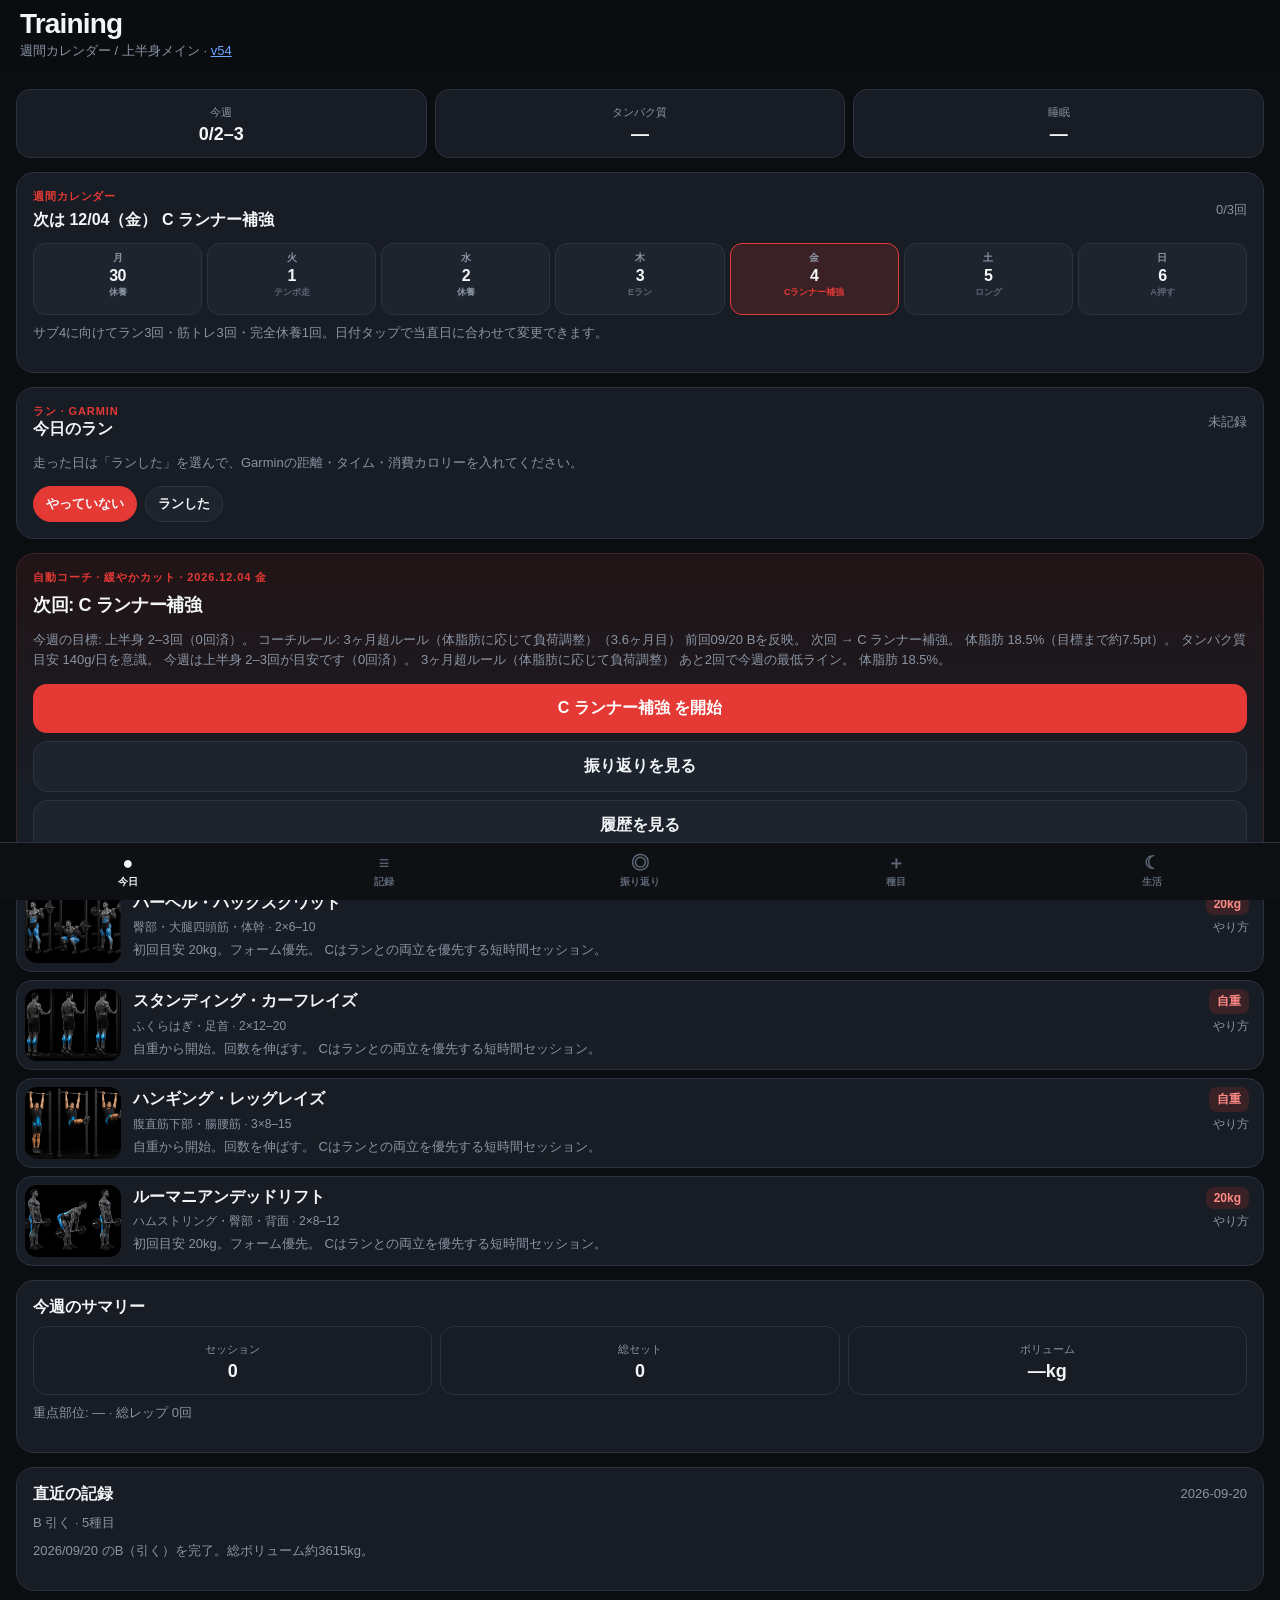
<file: index.html>
<!DOCTYPE html>
<html lang="ja">
  <head>
    <meta charset="UTF-8" />
    <meta name="viewport" content="width=device-width, initial-scale=1, maximum-scale=1, user-scalable=no, viewport-fit=cover" />
    <meta name="apple-mobile-web-app-capable" content="yes" />
    <meta name="mobile-web-app-capable" content="yes" />
    <meta name="apple-mobile-web-app-status-bar-style" content="black-translucent" />
    <meta name="apple-mobile-web-app-title" content="Training" />
    <meta name="theme-color" content="#0b0d10" />
    <title>Training</title>
    <link rel="manifest" href="./manifest.webmanifest" />
    <link rel="apple-touch-icon" href="./icon-180.png" />
    <meta http-equiv="Cache-Control" content="no-cache, no-store, must-revalidate" />
    <link rel="stylesheet" href="./styles.css?v=54" />
    <style>
      html,
      body {
        background: #0b0d10;
        color: #f3f5f7;
        margin: 0;
        min-height: 100%;
      }
      #boot {
        padding: 28px 24px;
        font-family: -apple-system, BlinkMacSystemFont, "Hiragino Sans", sans-serif;
      }
      #boot h2 {
        margin: 0;
        font-size: 24px;
      }
      #boot p {
        color: #8b95a5;
        line-height: 1.6;
        margin-top: 12px;
      }
      #boot a {
        color: #6aa6ff;
      }
      #boot a.boot-btn {
        display: block;
        margin-top: 16px;
        background: #e53935;
        color: #fff;
        text-align: center;
        text-decoration: none;
        border-radius: 14px;
        padding: 16px;
        font-weight: 800;
      }
    </style>
  </head>
  <body>
    <div id="app">
      <main id="boot">
        <h2>Training</h2>
        <p>読み込み中…</p>
        <p id="repair-hint"></p>
      </main>
    </div>
    <script>
      (function () {
        var el = document.getElementById("repair-hint");
        if (el) {
          el.innerHTML = 'うまく開かないときは <a href="./update.html">最新版に更新する</a>';
        }
      })();
      window.__bootFailed = function (msg) {
        var app = document.getElementById("app");
        if (!app) return;
        app.innerHTML =
          '<main id="boot"><h2>起動できませんでした</h2><p>' +
          (msg || "古い画面が残っている可能性があります。") +
          '</p><p><a class="boot-btn" href="./update.html">最新版に更新する</a></p></main>';
      };
      window.addEventListener("error", function (ev) {
        if (document.getElementById("boot")) window.__bootFailed(ev.message || "読み込みエラー");
      });
      setTimeout(function () {
        var boot = document.getElementById("boot");
        if (boot) {
          var p = boot.querySelector("p");
          if (p) {
            p.innerHTML = 'まだ読み込めない場合は <a href="./update.html">最新版に更新する</a> を開いてください。';
          }
        }
      }, 8000);
    </script>
    <script>
      (function () {
        var files = ["./data.js", "./restore-data.js", "./coach.js", "./app.js"];
        var t = Date.now();
        function next(i) {
          if (i >= files.length) return;
          var s = document.createElement("script");
          s.src = files[i] + "?t=" + t;
          s.onload = function () {
            next(i + 1);
          };
          s.onerror = function () {
            if (window.__bootFailed) window.__bootFailed("ファイルを読み込めませんでした");
          };
          document.body.appendChild(s);
        }
        next(0);
      })();
    </script>
  </body>
</html>
</file>
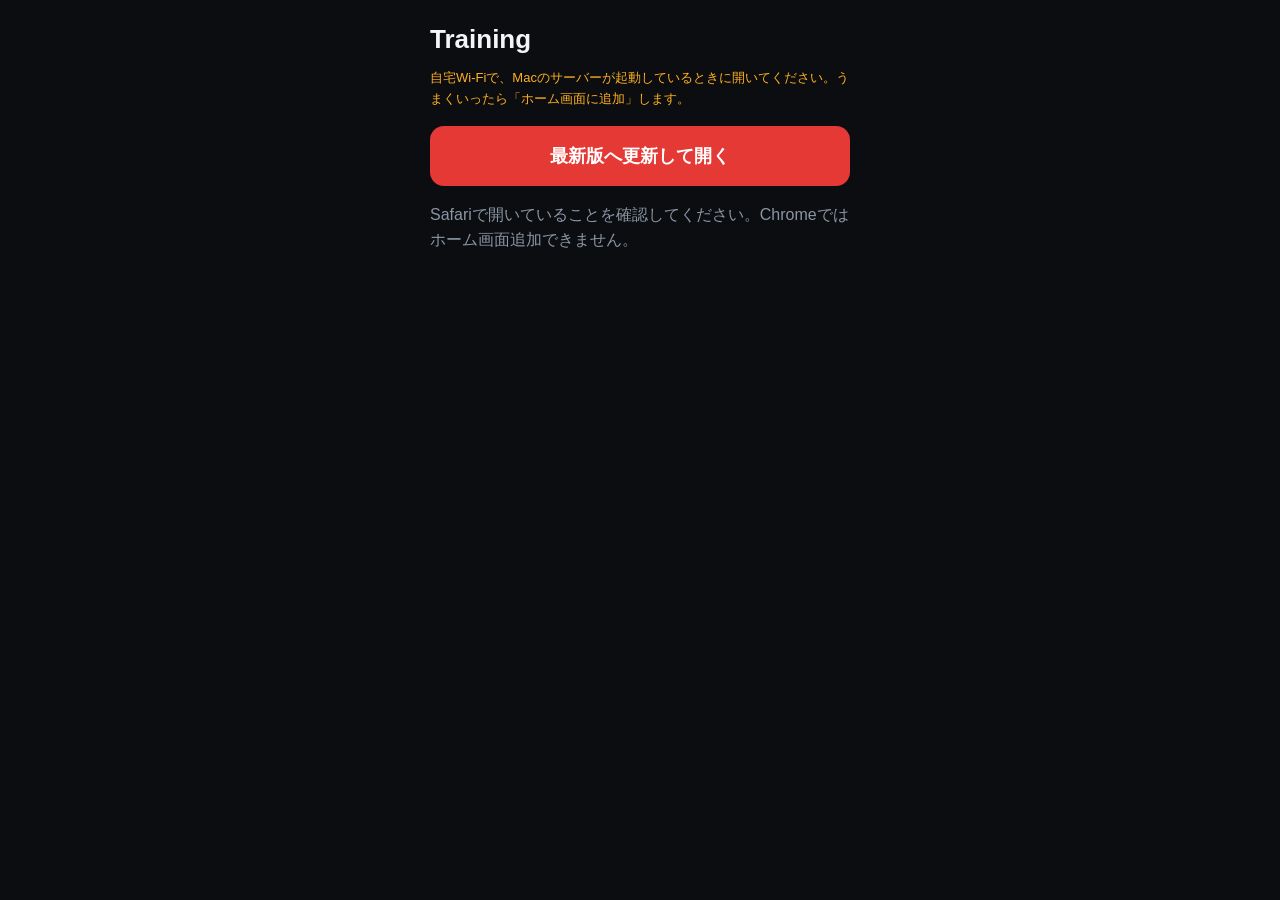
<file: open.html>
<!DOCTYPE html>
<html lang="ja">
<head>
  <meta charset="UTF-8" />
  <meta name="viewport" content="width=device-width, initial-scale=1, viewport-fit=cover" />
  <meta name="apple-mobile-web-app-capable" content="yes" />
  <meta name="apple-mobile-web-app-title" content="Training" />
  <link rel="apple-touch-icon" href="./icon-180.png" />
  <title>Training を開く</title>
  <style>
    body { margin:0; background:#0b0d10; color:#f3f5f7; font-family:-apple-system,"Hiragino Sans",sans-serif; padding:24px; }
    main { max-width:420px; margin:0 auto; }
    h1 { font-size:26px; margin:0 0 12px; }
    p { color:#8b95a5; line-height:1.6; }
    a.btn { display:block; text-align:center; background:#e53935; color:#fff; text-decoration:none; font-weight:800; font-size:18px; padding:18px; border-radius:14px; margin:16px 0; }
    .note { font-size:13px; color:#ffb020; }
  </style>
</head>
<body>
  <main>
    <h1>Training</h1>
    <p class="note">自宅Wi-Fiで、Macのサーバーが起動しているときに開いてください。うまくいったら「ホーム画面に追加」します。</p>
    <a class="btn" href="./update.html?v=53">最新版へ更新して開く</a>
    <p>Safariで開いていることを確認してください。Chromeではホーム画面追加できません。</p>
  </main>
</body>
</html>
</file>
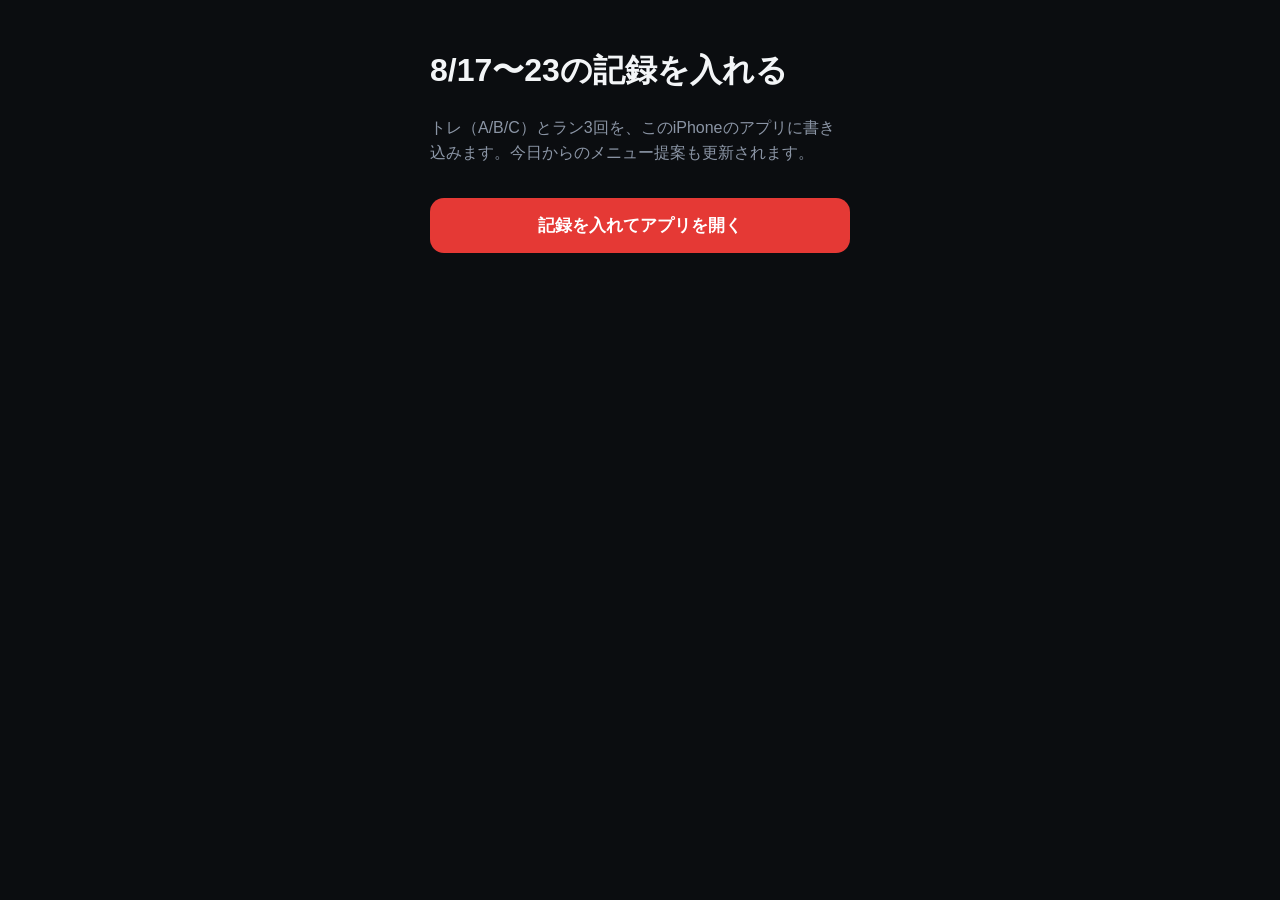
<file: restore.html>
<!DOCTYPE html>
<html lang="ja">
<head>
  <meta charset="UTF-8" />
  <meta name="viewport" content="width=device-width, initial-scale=1" />
  <meta http-equiv="Cache-Control" content="no-cache, no-store, must-revalidate" />
  <title>記録を入れる</title>
  <style>
    body { margin:0; background:#0b0d10; color:#f3f5f7; font-family:-apple-system,"Hiragino Sans",sans-serif; padding:28px 22px; }
    main { max-width:420px; margin:0 auto; }
    p { color:#8b95a5; line-height:1.6; }
    button { width:100%; border:0; border-radius:14px; padding:16px; background:#e53935; color:#fff; font-size:17px; font-weight:800; margin-top:16px; }
  </style>
</head>
<body>
  <main>
    <h1>8/17〜23の記録を入れる</h1>
    <p>トレ（A/B/C）とラン3回を、このiPhoneのアプリに書き込みます。今日からのメニュー提案も更新されます。</p>
    <button type="button" id="go">記録を入れてアプリを開く</button>
    <p id="msg"></p>
  </main>
  <script src="./restore-data.js?v=43"></script>
  <script>
    const KEY = "home-gym-v1";
    function mergeByDate(a, b) {
      const map = new Map();
      [...(a || []), ...(b || [])].forEach((row) => {
        const existing = map.get(row.date);
        map.set(row.date, existing ? { ...existing, ...row } : row);
      });
      return [...map.values()].sort((x, y) => x.date.localeCompare(y.date));
    }
    function restore() {
      let local = {};
      try { local = JSON.parse(localStorage.getItem(KEY) || "{}") || {}; } catch (e) {}
      const snap = typeof MAC_BACKUP !== "undefined" ? MAC_BACKUP : {};
      const byDate = new Map((local.workouts || []).map((w) => [w.date, w]));
      (snap.workouts || []).forEach((w) => byDate.set(w.date, w));
      const next = {
        workouts: [...byDate.values()].sort((x, y) => x.date.localeCompare(y.date)),
        meals: mergeByDate(local.meals, snap.meals),
        sleeps: mergeByDate(local.sleeps, snap.sleeps),
        weights: mergeByDate(local.weights, snap.weights),
        runs: mergeByDate(local.runs, snap.runs),
        scheduleOverrides: { ...(local.scheduleOverrides || {}), ...(snap.scheduleOverrides || {}) },
        draft: local.draft || null,
        profileStartDate: local.profileStartDate || snap.profileStartDate || "2026-08-17",
        updatedAt: new Date().toISOString(),
        pendingSync: false
      };
      localStorage.setItem(KEY, JSON.stringify(next));
      document.getElementById("msg").textContent = "入れました。アプリを開きます。";
      location.replace("./index.html?restored=1&t=" + Date.now());
    }
    document.getElementById("go").addEventListener("click", restore);
  </script>
</body>
</html>
</file>
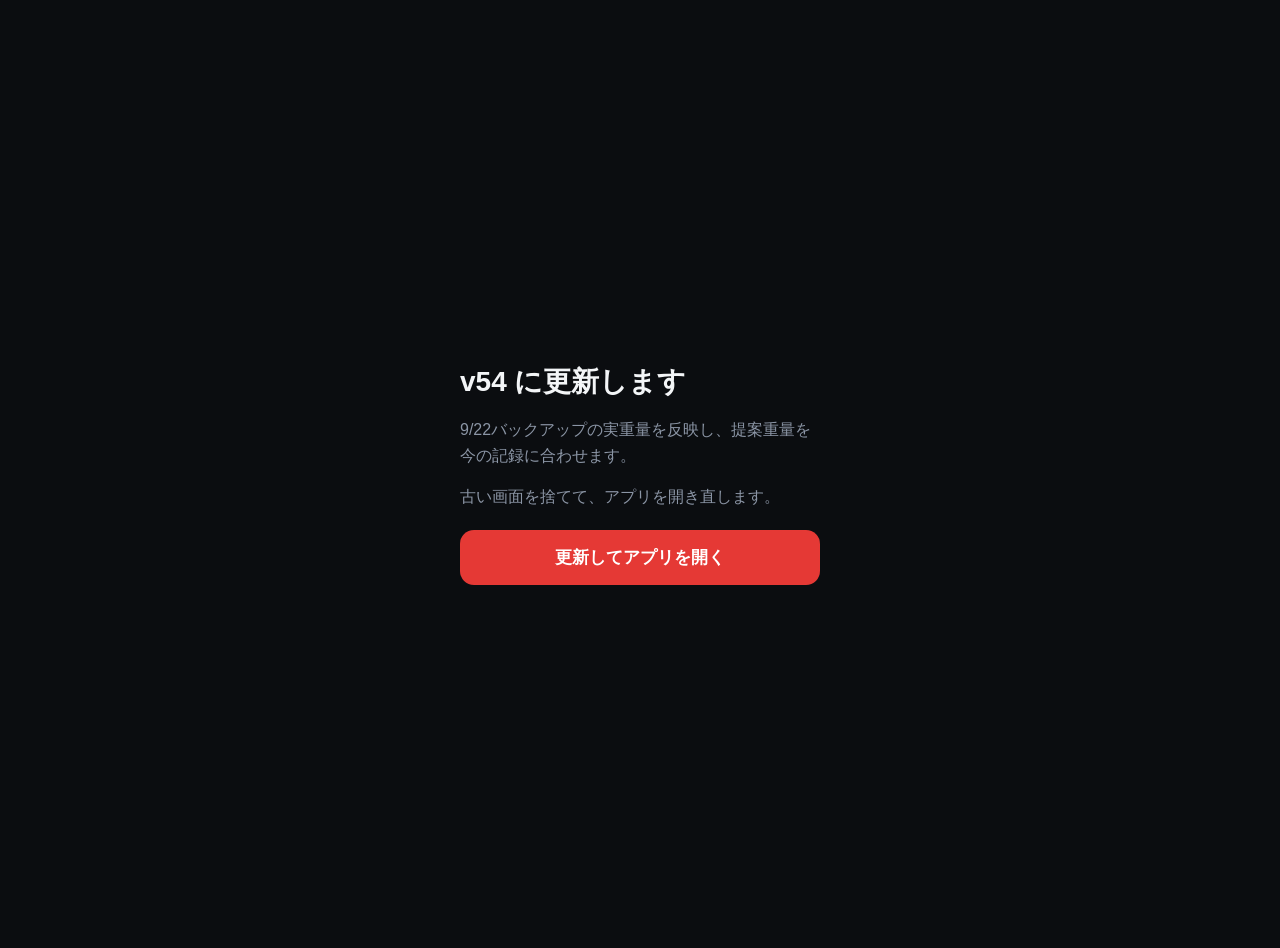
<file: update.html>
<!DOCTYPE html>
<html lang="ja">
  <head>
    <meta charset="UTF-8" />
    <meta name="viewport" content="width=device-width, initial-scale=1, viewport-fit=cover" />
    <meta name="apple-mobile-web-app-capable" content="yes" />
    <meta http-equiv="Cache-Control" content="no-cache, no-store, must-revalidate" />
    <title>Training 更新</title>
    <style>
      body {
        margin: 0;
        min-height: 100dvh;
        background: #0b0d10;
        color: #f3f5f7;
        font-family: -apple-system, BlinkMacSystemFont, "Hiragino Sans", sans-serif;
        display: flex;
        align-items: center;
        justify-content: center;
        padding: 24px;
      }
      main {
        max-width: 360px;
      }
      h1 {
        font-size: 28px;
        margin: 0 0 12px;
      }
      p {
        color: #8b95a5;
        line-height: 1.6;
      }
      button,
      a.btn {
        display: block;
        box-sizing: border-box;
        margin-top: 20px;
        width: 100%;
        border: 0;
        border-radius: 14px;
        padding: 16px;
        background: #e53935;
        color: #fff;
        font-size: 17px;
        font-weight: 800;
        text-align: center;
        text-decoration: none;
      }
      button:disabled {
        opacity: 0.6;
      }
    </style>
  </head>
  <body>
    <main>
      <h1>v54 に更新します</h1>
      <p>9/22バックアップの実重量を反映し、提案重量を今の記録に合わせます。</p>
      <p id="msg">古い画面を捨てて、アプリを開き直します。</p>
      <button type="button" id="go">更新してアプリを開く</button>
    </main>
    <script>
      var running = false;
      async function refreshApp() {
        if (running) return;
        running = true;
        var btn = document.getElementById("go");
        var msg = document.getElementById("msg");
        btn.disabled = true;
        btn.textContent = "更新しています…";
        msg.textContent = "キャッシュを削除しています。このまま待ってください。";
        try {
          if (navigator.serviceWorker) {
            var regs = await navigator.serviceWorker.getRegistrations();
            await Promise.all(regs.map(function (r) { return r.unregister(); }));
          }
          if (window.caches) {
            var keys = await caches.keys();
            await Promise.all(keys.map(function (k) { return caches.delete(k); }));
          }
        } catch (e) {}
        await new Promise(function (resolve) { setTimeout(resolve, 1200); });
        var dest = new URL("./index.html", location.href);
        dest.searchParams.set("t", String(Date.now()));
        dest.searchParams.set("v", "54");
        location.replace(dest.href);
      }
      document.getElementById("go").addEventListener("click", refreshApp);
    </script>
  </body>
</html>
</file>
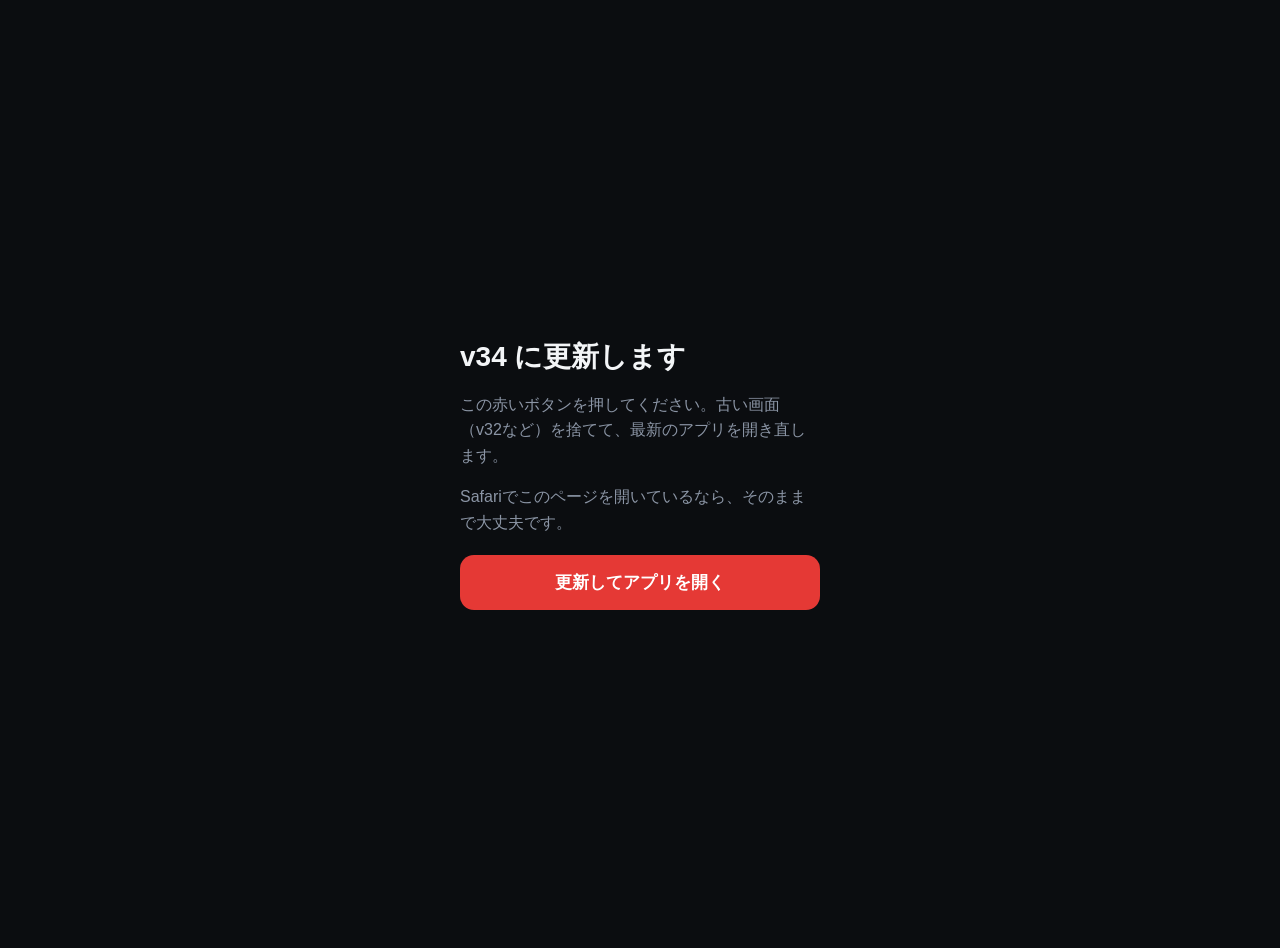
<file: v34.html>
<!DOCTYPE html>
<html lang="ja">
  <head>
    <meta charset="UTF-8" />
    <meta name="viewport" content="width=device-width, initial-scale=1, viewport-fit=cover" />
    <meta name="apple-mobile-web-app-capable" content="yes" />
    <meta http-equiv="Cache-Control" content="no-cache, no-store, must-revalidate" />
    <meta http-equiv="Pragma" content="no-cache" />
    <title>Training v34 更新</title>
    <style>
      body {
        margin: 0;
        min-height: 100dvh;
        background: #0b0d10;
        color: #f3f5f7;
        font-family: -apple-system, BlinkMacSystemFont, "Hiragino Sans", sans-serif;
        display: flex;
        align-items: center;
        justify-content: center;
        padding: 24px;
      }
      main {
        max-width: 360px;
      }
      h1 {
        font-size: 28px;
        margin: 0 0 12px;
      }
      p {
        color: #8b95a5;
        line-height: 1.6;
      }
      button {
        display: block;
        box-sizing: border-box;
        margin-top: 20px;
        width: 100%;
        border: 0;
        border-radius: 14px;
        padding: 16px;
        background: #e53935;
        color: #fff;
        font-size: 17px;
        font-weight: 800;
        text-align: center;
      }
      button:disabled {
        opacity: 0.6;
      }
    </style>
  </head>
  <body>
    <main>
      <h1>v34 に更新します</h1>
      <p>この赤いボタンを押してください。古い画面（v32など）を捨てて、最新のアプリを開き直します。</p>
      <p id="msg">Safariでこのページを開いているなら、そのままで大丈夫です。</p>
      <button type="button" id="go">更新してアプリを開く</button>
    </main>
    <script>
      var running = false;
      async function refreshApp() {
        if (running) return;
        running = true;
        var btn = document.getElementById("go");
        var msg = document.getElementById("msg");
        btn.disabled = true;
        btn.textContent = "更新しています…";
        msg.textContent = "キャッシュを削除しています。このまま待ってください。";
        try {
          if (navigator.serviceWorker) {
            var regs = await navigator.serviceWorker.getRegistrations();
            await Promise.all(regs.map(function (r) { return r.unregister(); }));
          }
          if (window.caches) {
            var keys = await caches.keys();
            await Promise.all(keys.map(function (k) { return caches.delete(k); }));
          }
        } catch (e) {}
        await new Promise(function (resolve) { setTimeout(resolve, 1200); });
        var dest = new URL("./index.html", location.href);
        dest.searchParams.set("t", String(Date.now()));
        dest.searchParams.set("v", "34");
        location.replace(dest.href);
      }
      document.getElementById("go").addEventListener("click", refreshApp);
    </script>
  </body>
</html>
</file>
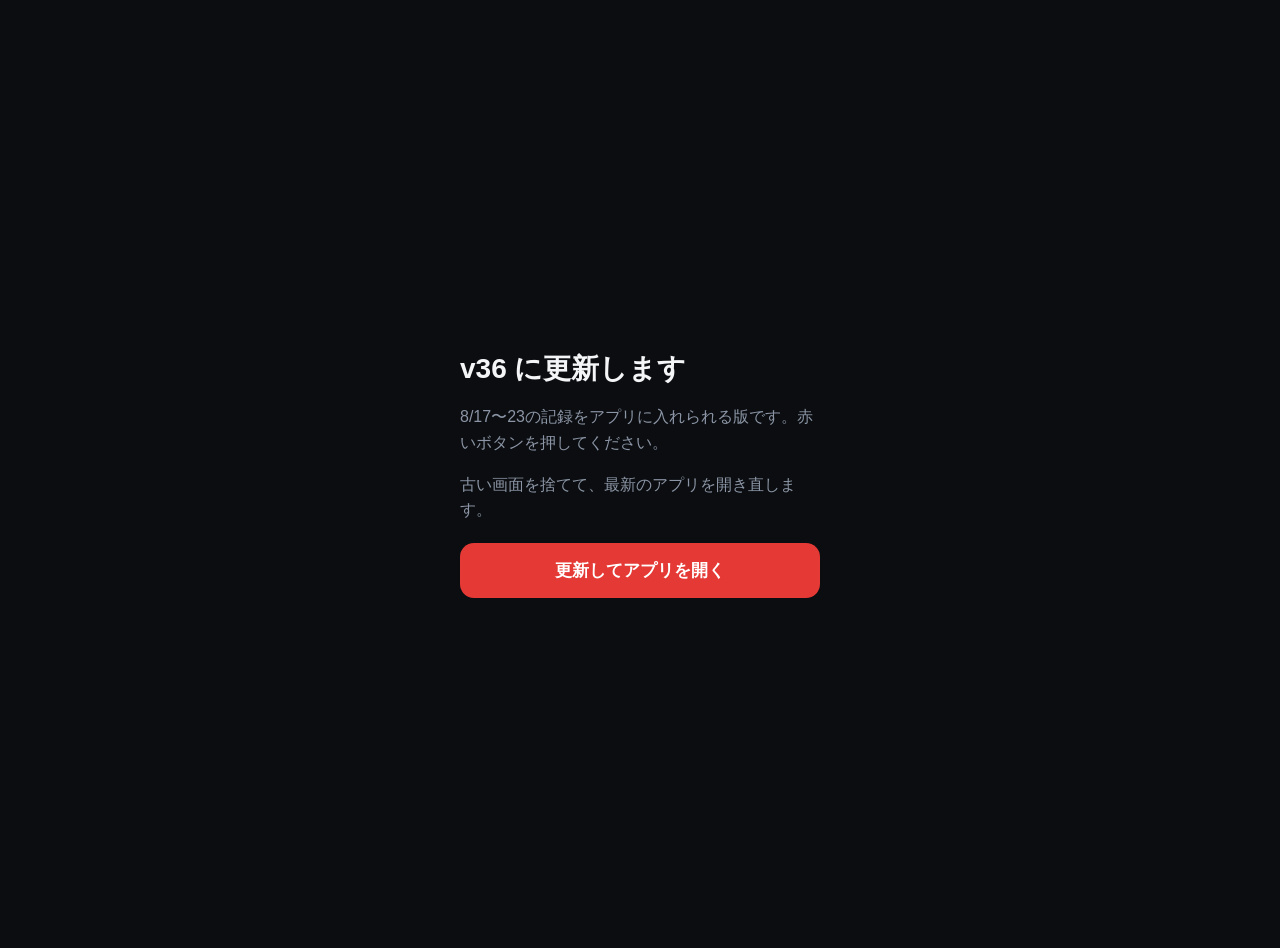
<file: v36.html>
<!DOCTYPE html>
<html lang="ja">
  <head>
    <meta charset="UTF-8" />
    <meta name="viewport" content="width=device-width, initial-scale=1, viewport-fit=cover" />
    <meta name="apple-mobile-web-app-capable" content="yes" />
    <meta http-equiv="Cache-Control" content="no-cache, no-store, must-revalidate" />
    <meta http-equiv="Pragma" content="no-cache" />
    <title>Training v36 更新</title>
    <style>
      body {
        margin: 0;
        min-height: 100dvh;
        background: #0b0d10;
        color: #f3f5f7;
        font-family: -apple-system, BlinkMacSystemFont, "Hiragino Sans", sans-serif;
        display: flex;
        align-items: center;
        justify-content: center;
        padding: 24px;
      }
      main { max-width: 360px; }
      h1 { font-size: 28px; margin: 0 0 12px; }
      p { color: #8b95a5; line-height: 1.6; }
      button {
        display: block;
        box-sizing: border-box;
        margin-top: 20px;
        width: 100%;
        border: 0;
        border-radius: 14px;
        padding: 16px;
        background: #e53935;
        color: #fff;
        font-size: 17px;
        font-weight: 800;
        text-align: center;
      }
      button:disabled { opacity: 0.6; }
    </style>
  </head>
  <body>
    <main>
      <h1>v36 に更新します</h1>
      <p>8/17〜23の記録をアプリに入れられる版です。赤いボタンを押してください。</p>
      <p id="msg">古い画面を捨てて、最新のアプリを開き直します。</p>
      <button type="button" id="go">更新してアプリを開く</button>
    </main>
    <script>
      var running = false;
      async function refreshApp() {
        if (running) return;
        running = true;
        var btn = document.getElementById("go");
        var msg = document.getElementById("msg");
        btn.disabled = true;
        btn.textContent = "更新しています…";
        msg.textContent = "キャッシュを削除しています。このまま待ってください。";
        try {
          if (navigator.serviceWorker) {
            var regs = await navigator.serviceWorker.getRegistrations();
            await Promise.all(regs.map(function (r) { return r.unregister(); }));
          }
          if (window.caches) {
            var keys = await caches.keys();
            await Promise.all(keys.map(function (k) { return caches.delete(k); }));
          }
        } catch (e) {}
        await new Promise(function (resolve) { setTimeout(resolve, 1200); });
        var dest = new URL("./index.html", location.href);
        dest.searchParams.set("t", String(Date.now()));
        dest.searchParams.set("v", "36");
        location.replace(dest.href);
      }
      document.getElementById("go").addEventListener("click", refreshApp);
    </script>
  </body>
</html>
</file>
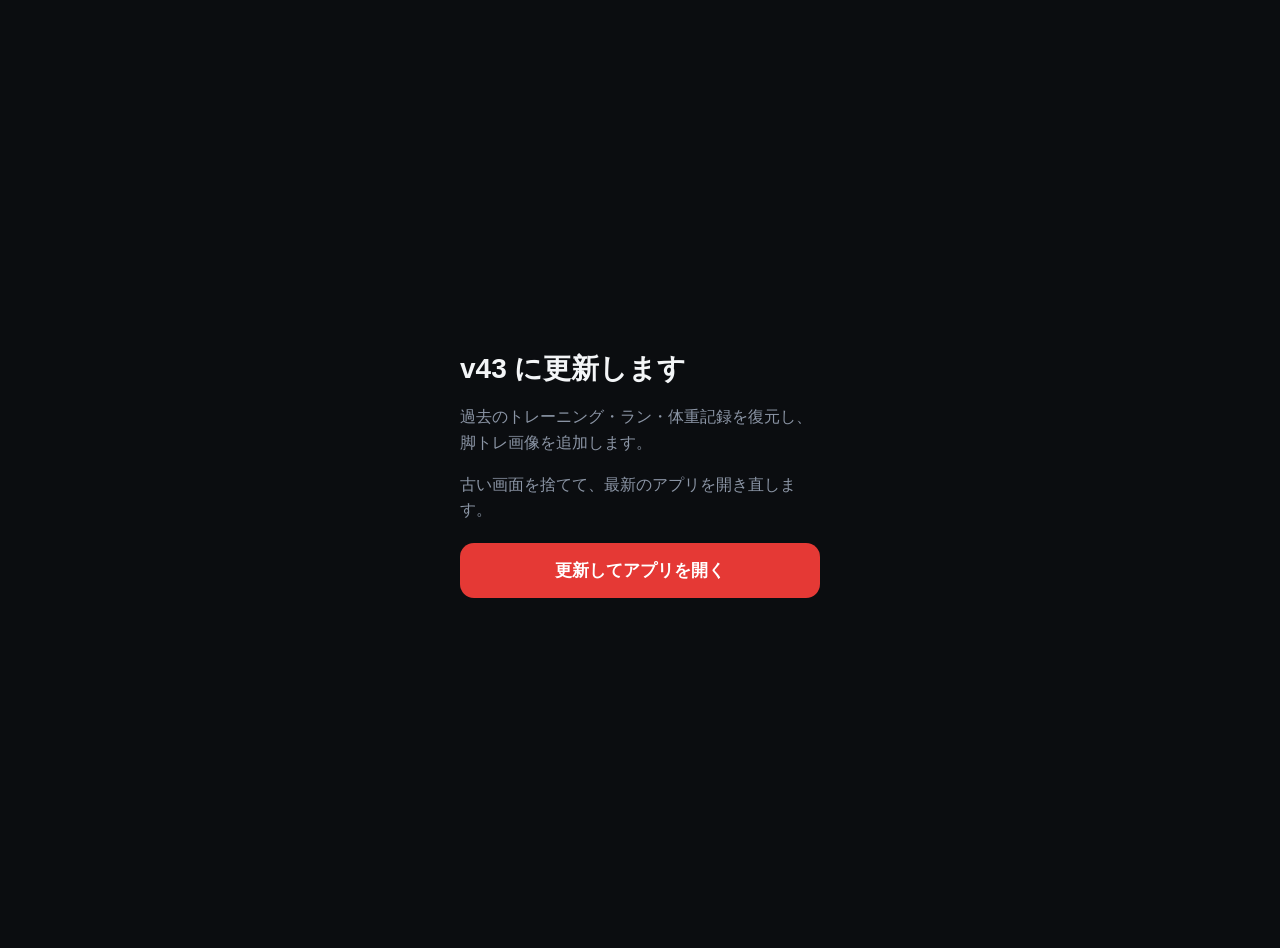
<file: v37.html>
<!DOCTYPE html>
<html lang="ja">
  <head>
    <meta charset="UTF-8" />
    <meta name="viewport" content="width=device-width, initial-scale=1, viewport-fit=cover" />
    <meta name="apple-mobile-web-app-capable" content="yes" />
    <meta http-equiv="Cache-Control" content="no-cache, no-store, must-revalidate" />
    <meta http-equiv="Pragma" content="no-cache" />
    <title>Training v43 更新</title>
    <style>
      body {
        margin: 0;
        min-height: 100dvh;
        background: #0b0d10;
        color: #f3f5f7;
        font-family: -apple-system, BlinkMacSystemFont, "Hiragino Sans", sans-serif;
        display: flex;
        align-items: center;
        justify-content: center;
        padding: 24px;
      }
      main { max-width: 360px; }
      h1 { font-size: 28px; margin: 0 0 12px; }
      p { color: #8b95a5; line-height: 1.6; }
      button {
        display: block;
        box-sizing: border-box;
        margin-top: 20px;
        width: 100%;
        border: 0;
        border-radius: 14px;
        padding: 16px;
        background: #e53935;
        color: #fff;
        font-size: 17px;
        font-weight: 800;
        text-align: center;
      }
      button:disabled { opacity: 0.6; }
    </style>
  </head>
  <body>
    <main>
      <h1>v43 に更新します</h1>
      <p>過去のトレーニング・ラン・体重記録を復元し、脚トレ画像を追加します。</p>
      <p id="msg">古い画面を捨てて、最新のアプリを開き直します。</p>
      <button type="button" id="go">更新してアプリを開く</button>
    </main>
    <script>
      var running = false;
      async function refreshApp() {
        if (running) return;
        running = true;
        var btn = document.getElementById("go");
        var msg = document.getElementById("msg");
        btn.disabled = true;
        btn.textContent = "更新しています…";
        msg.textContent = "キャッシュを削除しています。このまま待ってください。";
        try {
          if (navigator.serviceWorker) {
            var regs = await navigator.serviceWorker.getRegistrations();
            await Promise.all(regs.map(function (r) { return r.unregister(); }));
          }
          if (window.caches) {
            var keys = await caches.keys();
            await Promise.all(keys.map(function (k) { return caches.delete(k); }));
          }
        } catch (e) {}
        await new Promise(function (resolve) { setTimeout(resolve, 1200); });
        var dest = new URL("./index.html", location.href);
        dest.searchParams.set("t", String(Date.now()));
        dest.searchParams.set("v", "43");
        location.replace(dest.href);
      }
      document.getElementById("go").addEventListener("click", refreshApp);
    </script>
  </body>
</html>
</file>
<file: styles.css>
:root {
  --bg: #0b0d10;
  --bg-elev: #12151b;
  --card: #181c24;
  --card-2: #1e242e;
  --line: #2b3340;
  --text: #f3f5f7;
  --muted: #8b95a5;
  --faint: #5c6675;
  --red: #e53935;
  --red-dim: rgba(229, 57, 53, 0.16);
  --green: #3ddc97;
  --green-dim: rgba(61, 220, 151, 0.14);
  --blue: #6aa6ff;
  --purple: #c084fc;
  --amber: #ffb020;
  --radius: 18px;
  --tab-h: calc(58px + env(safe-area-inset-bottom, 0px));
  --header-h: calc(56px + env(safe-area-inset-top, 0px));
}

* {
  box-sizing: border-box;
  -webkit-tap-highlight-color: transparent;
  touch-action: manipulation;
}

html,
body {
  margin: 0;
  padding: 0;
  background: var(--bg);
  color: var(--text);
  font-family: -apple-system, BlinkMacSystemFont, "Hiragino Sans", "Hiragino Kaku Gothic ProN", "Noto Sans JP", sans-serif;
  min-height: 100%;
}

body {
  padding-top: env(safe-area-inset-top, 0px);
}

button,
input {
  font-family: inherit;
  color: inherit;
}

#app {
  min-height: 100dvh;
  padding-bottom: var(--tab-h);
}

.topbar {
  position: sticky;
  top: 0;
  z-index: 20;
  background: color-mix(in srgb, var(--bg) 88%, transparent);
  backdrop-filter: blur(16px);
  -webkit-backdrop-filter: blur(16px);
  padding: 8px 20px 12px;
  border-bottom: 1px solid transparent;
}

.topbar h1 {
  margin: 0;
  font-size: 28px;
  letter-spacing: -0.03em;
}

.topbar .sub {
  margin-top: 2px;
  color: var(--muted);
  font-size: 13px;
}

.sync-pill {
  display: inline-block;
  margin-top: 8px;
  font-size: 11px;
  font-weight: 700;
  padding: 4px 10px;
  border-radius: 999px;
  background: var(--card-2);
  color: var(--muted);
  border: 1px solid var(--line);
}

.sync-pill.synced {
  color: var(--green);
  border-color: rgba(61, 220, 151, 0.35);
  background: var(--green-dim);
}

.sync-pill.pending {
  color: var(--amber);
}

.sync-pill.offline {
  color: var(--faint);
}

.page {
  padding: 16px 16px 28px;
  display: flex;
  flex-direction: column;
  gap: 14px;
}

.card {
  background: var(--card);
  border: 1px solid var(--line);
  border-radius: var(--radius);
  padding: 16px;
}

.card.accent {
  background: linear-gradient(180deg, #221416 0%, var(--card) 72%);
  border-color: #3a2426;
}

.row {
  display: flex;
  align-items: center;
  justify-content: space-between;
  gap: 10px;
}

.stack {
  display: flex;
  flex-direction: column;
  gap: 8px;
}

.kicker {
  font-size: 11px;
  font-weight: 700;
  letter-spacing: 0.08em;
  text-transform: uppercase;
  color: var(--red);
}

.muted {
  color: var(--muted);
  font-size: 13px;
  line-height: 1.55;
}

h2 {
  margin: 0;
  font-size: 18px;
  letter-spacing: -0.02em;
}

h3 {
  margin: 0;
  font-size: 16px;
}

.pills {
  display: flex;
  flex-wrap: wrap;
  gap: 8px;
}

.pill {
  border: 1px solid var(--line);
  background: var(--card-2);
  color: var(--text);
  border-radius: 999px;
  padding: 8px 12px;
  font-size: 13px;
  font-weight: 600;
}

.pill.active {
  background: var(--red);
  border-color: var(--red);
}

.pill.good.active {
  background: #1f8a5a;
  border-color: #1f8a5a;
}

.pill.ok.active {
  background: #8a6a12;
  border-color: #8a6a12;
}

.pill.poor.active {
  background: #8a2a2a;
  border-color: #8a2a2a;
}

.btn {
  appearance: none;
  border: 0;
  background: var(--red);
  color: white;
  font-weight: 700;
  font-size: 16px;
  border-radius: 14px;
  padding: 14px 16px;
  width: 100%;
}

.btn:disabled {
  opacity: 0.45;
}

.btn.ghost {
  background: var(--card-2);
  color: var(--text);
  border: 1px solid var(--line);
}

.btn.small {
  width: auto;
  padding: 8px 12px;
  font-size: 13px;
  border-radius: 10px;
}

.ex-item {
  width: 100%;
  text-align: left;
  background: var(--card);
  border: 1px solid var(--line);
  border-radius: 16px;
  padding: 8px;
  display: grid;
  grid-template-columns: 96px 1fr;
  gap: 12px;
  align-items: center;
}

.ex-copy {
  display: flex;
  flex-direction: column;
  gap: 4px;
  min-width: 0;
  padding-right: 6px;
}

.ex-thumb,
.motion-thumb {
  width: 96px;
  height: 72px;
  object-fit: cover;
  object-position: center;
  border-radius: 12px;
  background: #000;
  flex-shrink: 0;
}

.card .motion-thumb {
  width: 72px;
  height: 54px;
  border-radius: 10px;
}

.ex-item .meta {
  display: flex;
  justify-content: space-between;
  color: var(--muted);
  font-size: 12px;
  gap: 8px;
}

.badge {
  display: inline-flex;
  align-items: center;
  gap: 6px;
  background: var(--red-dim);
  color: #ff8a86;
  font-size: 12px;
  font-weight: 700;
  padding: 4px 8px;
  border-radius: 8px;
}

.badge.green {
  background: var(--green-dim);
  color: var(--green);
}

.badge.blue {
  background: rgba(106, 166, 255, 0.14);
  color: var(--blue);
}

.stats {
  display: grid;
  grid-template-columns: 1fr 1fr 1fr;
  gap: 8px;
}

.stat {
  background: var(--card);
  border: 1px solid var(--line);
  border-radius: 14px;
  padding: 12px 10px;
  text-align: center;
}

.stat b {
  display: block;
  font-size: 18px;
  margin-top: 4px;
}

.stat span {
  color: var(--muted);
  font-size: 11px;
}

.set-row {
  display: grid;
  grid-template-columns: 42px 1fr 1fr;
  gap: 8px;
  align-items: center;
  margin-top: 8px;
}

.stepper {
  display: flex;
  align-items: center;
  background: var(--bg);
  border: 1px solid var(--line);
  border-radius: 12px;
  overflow: hidden;
}

.stepper button {
  width: 36px;
  height: 40px;
  border: 0;
  background: transparent;
  color: var(--text);
  font-size: 18px;
}

.stepper .val {
  flex: 1;
  text-align: center;
  font-variant-numeric: tabular-nums;
  font-weight: 700;
  font-size: 14px;
}

.howto {
  margin-top: 10px;
  padding-top: 10px;
  border-top: 1px solid var(--line);
}

.howto ol {
  margin: 8px 0 0;
  padding-left: 18px;
  color: var(--muted);
  font-size: 13px;
  line-height: 1.6;
}

.howto h4 {
  margin: 12px 0 0;
  font-size: 13px;
  color: #ffb0ad;
}

.week {
  display: grid;
  grid-template-columns: repeat(7, 1fr);
  gap: 6px;
}

.daydot {
  text-align: center;
  font-size: 11px;
  color: var(--muted);
}

.daydot i {
  display: block;
  width: 28px;
  height: 28px;
  margin: 0 auto 4px;
  border-radius: 50%;
  background: var(--card-2);
  border: 1px solid var(--line);
}

.daydot.done i {
  background: var(--green);
  border-color: var(--green);
}

.daydot.today i {
  outline: 2px solid var(--red);
  outline-offset: 2px;
}

.tabbar {
  position: fixed;
  left: 0;
  right: 0;
  bottom: 0;
  height: var(--tab-h);
  padding-bottom: env(safe-area-inset-bottom, 0px);
  background: rgba(14, 16, 20, 0.94);
  backdrop-filter: blur(18px);
  -webkit-backdrop-filter: blur(18px);
  border-top: 1px solid var(--line);
  display: grid;
  grid-template-columns: repeat(5, 1fr);
  z-index: 30;
}

.tabbar button {
  border: 0;
  background: transparent;
  color: var(--faint);
  font-size: 10px;
  font-weight: 700;
  display: flex;
  flex-direction: column;
  align-items: center;
  justify-content: center;
  gap: 3px;
}

.tabbar button.active {
  color: var(--text);
}

.tabbar .ico {
  font-size: 18px;
  line-height: 1;
}

.sheet-bg {
  position: fixed;
  inset: 0;
  background: rgba(0, 0, 0, 0.55);
  z-index: 40;
  display: flex;
  align-items: flex-end;
}

.sheet {
  background: var(--bg-elev);
  width: 100%;
  max-height: 92dvh;
  overflow: auto;
  border-radius: 22px 22px 0 0;
  padding: 10px 16px calc(20px + env(safe-area-inset-bottom));
}

.sheet-guide {
  padding: 0;
  max-height: 96dvh;
}

.hero-bar {
  position: sticky;
  top: 0;
  z-index: 6;
  display: flex;
  align-items: center;
  justify-content: space-between;
  gap: 10px;
  padding: 10px 12px 8px;
  background: rgba(12, 14, 18, 0.92);
  backdrop-filter: blur(12px);
  -webkit-backdrop-filter: blur(12px);
}

.hero-still {
  position: relative;
  background: #000;
  min-height: 42vh;
}

.hero-still img {
  width: 100%;
  height: auto;
  min-height: 42vh;
  max-height: 56vh;
  object-fit: contain;
  object-position: center;
  display: block;
  background: #000;
}

.motion-phases {
  display: grid;
  grid-template-columns: 1fr 1fr 1fr;
  gap: 6px;
  pointer-events: none;
}

.motion-phases.still {
  position: absolute;
  left: 10px;
  right: 10px;
  bottom: 10px;
}

.motion-phases span {
  text-align: center;
  font-size: 11px;
  font-weight: 700;
  letter-spacing: 0.08em;
  color: rgba(255, 255, 255, 0.88);
  background: rgba(0, 0, 0, 0.55);
  padding: 6px 0;
  border-radius: 8px;
}

.scroll-hint {
  margin: 4px 0 0;
  color: var(--faint);
  font-size: 12px;
}

.sheet-back {
  position: static;
  border: 0;
  min-height: 44px;
  padding: 10px 16px;
  border-radius: 999px;
  background: var(--card-2);
  color: #fff;
  font-size: 16px;
  font-weight: 700;
  border: 1px solid var(--line);
}

.sheet-back.dark {
  position: sticky;
  top: 8px;
  left: 0;
  display: inline-flex;
  margin-bottom: 8px;
  background: var(--card-2);
  color: var(--text);
  border: 1px solid var(--line);
}

.hero-tag {
  display: inline-flex;
  background: rgba(0, 229, 255, 0.22);
  border: 1px solid rgba(0, 229, 255, 0.45);
  color: #7eeeff;
  font-size: 11px;
  font-weight: 700;
  letter-spacing: 0.06em;
  padding: 4px 8px;
  border-radius: 999px;
}

.sheet-body h2 {
  margin: 0;
  font-size: 26px;
  letter-spacing: -0.03em;
}

.hero-eq {
  margin: 6px 0 0;
  color: var(--muted);
  font-size: 13px;
}

.cue-chips {
  display: flex;
  flex-wrap: wrap;
  gap: 6px;
  margin-top: 12px;
  margin-bottom: 4px;
}

.cue-chips span {
  background: rgba(0, 229, 255, 0.12);
  border: 1px solid rgba(0, 229, 255, 0.28);
  color: #b8f4ff;
  font-size: 12px;
  font-weight: 600;
  padding: 6px 10px;
  border-radius: 999px;
}

.sheet-body {
  padding: 16px 16px calc(24px + env(safe-area-inset-bottom));
}

.guide-meta {
  display: flex;
  flex-wrap: wrap;
  gap: 8px;
  margin-bottom: 16px;
}

.guide-meta span {
  background: var(--card);
  border: 1px solid var(--line);
  border-radius: 999px;
  padding: 6px 10px;
  font-size: 12px;
  color: var(--muted);
}

.guide-block {
  margin-top: 18px;
}

.sec-label {
  display: flex;
  align-items: center;
  gap: 10px;
  font-size: 15px;
  font-weight: 700;
  letter-spacing: -0.02em;
}

.sec-label i {
  font-style: normal;
  font-size: 11px;
  font-weight: 800;
  color: #fff;
  background: var(--red);
  width: 28px;
  height: 22px;
  border-radius: 7px;
  display: inline-flex;
  align-items: center;
  justify-content: center;
}

.guide-block.warn .sec-label i {
  background: #8a6a12;
}

.steps {
  list-style: none;
  margin: 10px 0 0;
  padding: 0;
  counter-reset: step;
}

.steps li {
  position: relative;
  padding: 10px 12px 10px 42px;
  margin-top: 8px;
  background: var(--card);
  border: 1px solid var(--line);
  border-radius: 14px;
  color: var(--muted);
  font-size: 13px;
  line-height: 1.6;
  counter-increment: step;
}

.steps li::before {
  content: counter(step);
  position: absolute;
  left: 12px;
  top: 12px;
  width: 20px;
  height: 20px;
  border-radius: 50%;
  background: #2a313c;
  color: #fff;
  font-size: 11px;
  font-weight: 700;
  display: flex;
  align-items: center;
  justify-content: center;
}

.handle {
  width: 42px;
  height: 4px;
  background: #3a4250;
  border-radius: 99px;
  margin: 6px auto 12px;
}

.history-item {
  width: 100%;
  text-align: left;
  background: transparent;
  border: 0;
  border-bottom: 1px solid var(--line);
  padding: 12px 0;
  color: inherit;
}

.empty {
  text-align: center;
  color: var(--muted);
  padding: 28px 12px;
  line-height: 1.6;
}

.note {
  width: 100%;
  background: var(--bg);
  border: 1px solid var(--line);
  border-radius: 12px;
  padding: 12px;
  min-height: 44px;
  resize: none;
  font-size: 16px;
}

.reason {
  background: var(--red-dim);
  border-radius: 12px;
  padding: 10px 12px;
  font-size: 13px;
  line-height: 1.55;
  color: #ffc7c5;
}

.progress-bar {
  height: 8px;
  background: #2a313c;
  border-radius: 99px;
  overflow: hidden;
}

.week-cal {
  display: grid;
  grid-template-columns: repeat(7, 1fr);
  gap: 5px;
  margin-top: 12px;
}

.week-cell {
  background: var(--card-2);
  border: 1px solid var(--line);
  border-radius: 12px;
  padding: 7px 1px 6px;
  text-align: center;
  min-height: 72px;
  display: flex;
  flex-direction: column;
  align-items: center;
  justify-content: flex-start;
  gap: 2px;
  font-family: inherit;
  color: inherit;
  width: 100%;
}

.week-cell .wday {
  font-size: 10px;
  font-weight: 700;
  color: var(--muted);
}

.week-cell .wnum {
  font-size: 16px;
  font-weight: 800;
  letter-spacing: -0.03em;
}

.week-cell .wtag {
  font-size: 9px;
  font-weight: 700;
  color: var(--faint);
  line-height: 1.2;
}

.week-cell.today {
  border-color: #c5ccd6;
}

.week-cell.next {
  background: var(--red-dim);
  border-color: var(--red);
}

.week-cell.next .wtag {
  color: var(--red);
}

.week-cell.done {
  background: var(--green-dim);
  border-color: rgba(61, 220, 151, 0.35);
}

.week-cell.done .wtag {
  color: var(--green);
}

.week-cell.changed {
  box-shadow: inset 0 0 0 1px rgba(255, 214, 10, 0.55);
}

.week-cell.rest .wtag {
  color: var(--muted);
}

.link-url {
  color: var(--blue);
  word-break: break-all;
  text-decoration: underline;
}

.review-card {
  margin-top: 14px;
  padding: 12px 14px 8px;
  background: #161a22;
  border-radius: 16px;
}

.review-card .kicker {
  margin-bottom: 6px;
}

.review-ai {
  margin-top: 8px;
  font-size: 15px;
}

.progress-bar span {
  display: block;
  height: 100%;
  background: var(--red);
  border-radius: 99px;
}

.metric-grid {
  display: grid;
  grid-template-columns: 1fr 1fr;
  gap: 10px;
  margin-top: 12px;
}

.metric-label {
  font-size: 12px;
  font-weight: 700;
  color: var(--muted);
  margin-bottom: 6px;
}

.chart-head {
  display: flex;
  align-items: baseline;
  justify-content: space-between;
  margin: 10px 0 6px;
}

.chart-value {
  font-size: 22px;
  font-weight: 800;
  letter-spacing: -0.03em;
}

.chart-delta {
  margin-left: 8px;
  font-size: 12px;
  font-weight: 700;
  color: var(--muted);
}

.chart-delta.down {
  color: var(--green);
}

.chart-delta.up {
  color: #ff8a86;
}

.chart-svg {
  width: 100%;
  height: auto;
  display: block;
}

.chart-grid {
  stroke: #2b3340;
  stroke-width: 1;
}

.chart-line {
  fill: none;
  stroke-width: 2.5;
  stroke-linecap: round;
  stroke-linejoin: round;
}

.chart-area {
  opacity: 0.14;
}

.chart-dot {
  stroke: #0b0d10;
  stroke-width: 1.5;
}

.chart-axis,
.chart-label {
  fill: var(--faint);
  font-size: 9px;
  font-family: -apple-system, BlinkMacSystemFont, sans-serif;
}

.chart-empty {
  margin-top: 10px;
  padding: 20px 12px;
  text-align: center;
  color: var(--muted);
  font-size: 13px;
  background: var(--card-2);
  border: 1px dashed var(--line);
  border-radius: 12px;
}

.body-log-head,
.body-log-row {
  display: grid;
  grid-template-columns: 1.2fr 1fr 1fr;
  gap: 8px;
  font-size: 13px;
}

.body-log-head {
  color: var(--muted);
  font-size: 11px;
  font-weight: 700;
  letter-spacing: 0.04em;
  padding-bottom: 8px;
  border-bottom: 1px solid var(--line);
}

.body-log-row {
  padding: 10px 0;
  border-bottom: 1px solid var(--line);
  color: var(--text);
}

.body-log-row span:last-child {
  color: var(--green);
}

.rest-bar {
  position: fixed;
  left: 16px;
  right: 16px;
  bottom: calc(var(--tab-h) + 8px);
  z-index: 35;
  background: rgba(18, 21, 28, 0.96);
  border: 1px solid var(--line);
  border-radius: 14px;
  padding: 12px 14px;
  display: flex;
  align-items: center;
  justify-content: space-between;
  backdrop-filter: blur(12px);
  -webkit-backdrop-filter: blur(12px);
}

.rest-bar span {
  font-weight: 700;
  color: var(--amber);
}

.rest-bar button {
  border: 0;
  background: var(--card-2);
  color: var(--text);
  padding: 8px 12px;
  border-radius: 10px;
  font-size: 13px;
  font-weight: 700;
}

.pick-scroll {
  height: 148px;
  overflow-y: auto;
  -webkit-overflow-scrolling: touch;
  border: 1px solid var(--line);
  border-radius: 14px;
  background: var(--bg);
  margin-top: 10px;
}

.pick-opt {
  display: block;
  width: 100%;
  border: 0;
  background: transparent;
  color: var(--muted);
  font-size: 18px;
  font-weight: 700;
  padding: 12px 0;
}

.pick-opt.active {
  color: var(--text);
  background: var(--red-dim);
}

.num-input {
  width: 100%;
  box-sizing: border-box;
  border: 1px solid var(--line);
  background: #fff;
  color: #111;
  border-radius: 12px;
  padding: 14px 12px;
  font-size: 22px;
  font-weight: 700;
  font-variant-numeric: tabular-nums;
  margin-top: 8px;
  -webkit-user-select: text;
  user-select: text;
  pointer-events: auto;
  -webkit-appearance: none;
  appearance: none;
}

/* 解説画像が未用意の種目。枠と「開始・中間・終了」の帯を隠して間延びを防ぐ */
.hero-still.no-image {
  min-height: 0;
  background: linear-gradient(160deg, #1a1f26, #11151a);
  aspect-ratio: auto;
  padding: 28px 0;
}
.hero-still.no-image .motion-phases {
  display: none;
}
.ex-item.no-image .motion-thumb,
.motion-wrap.no-image .motion-thumb {
  display: none;
}
</file>
